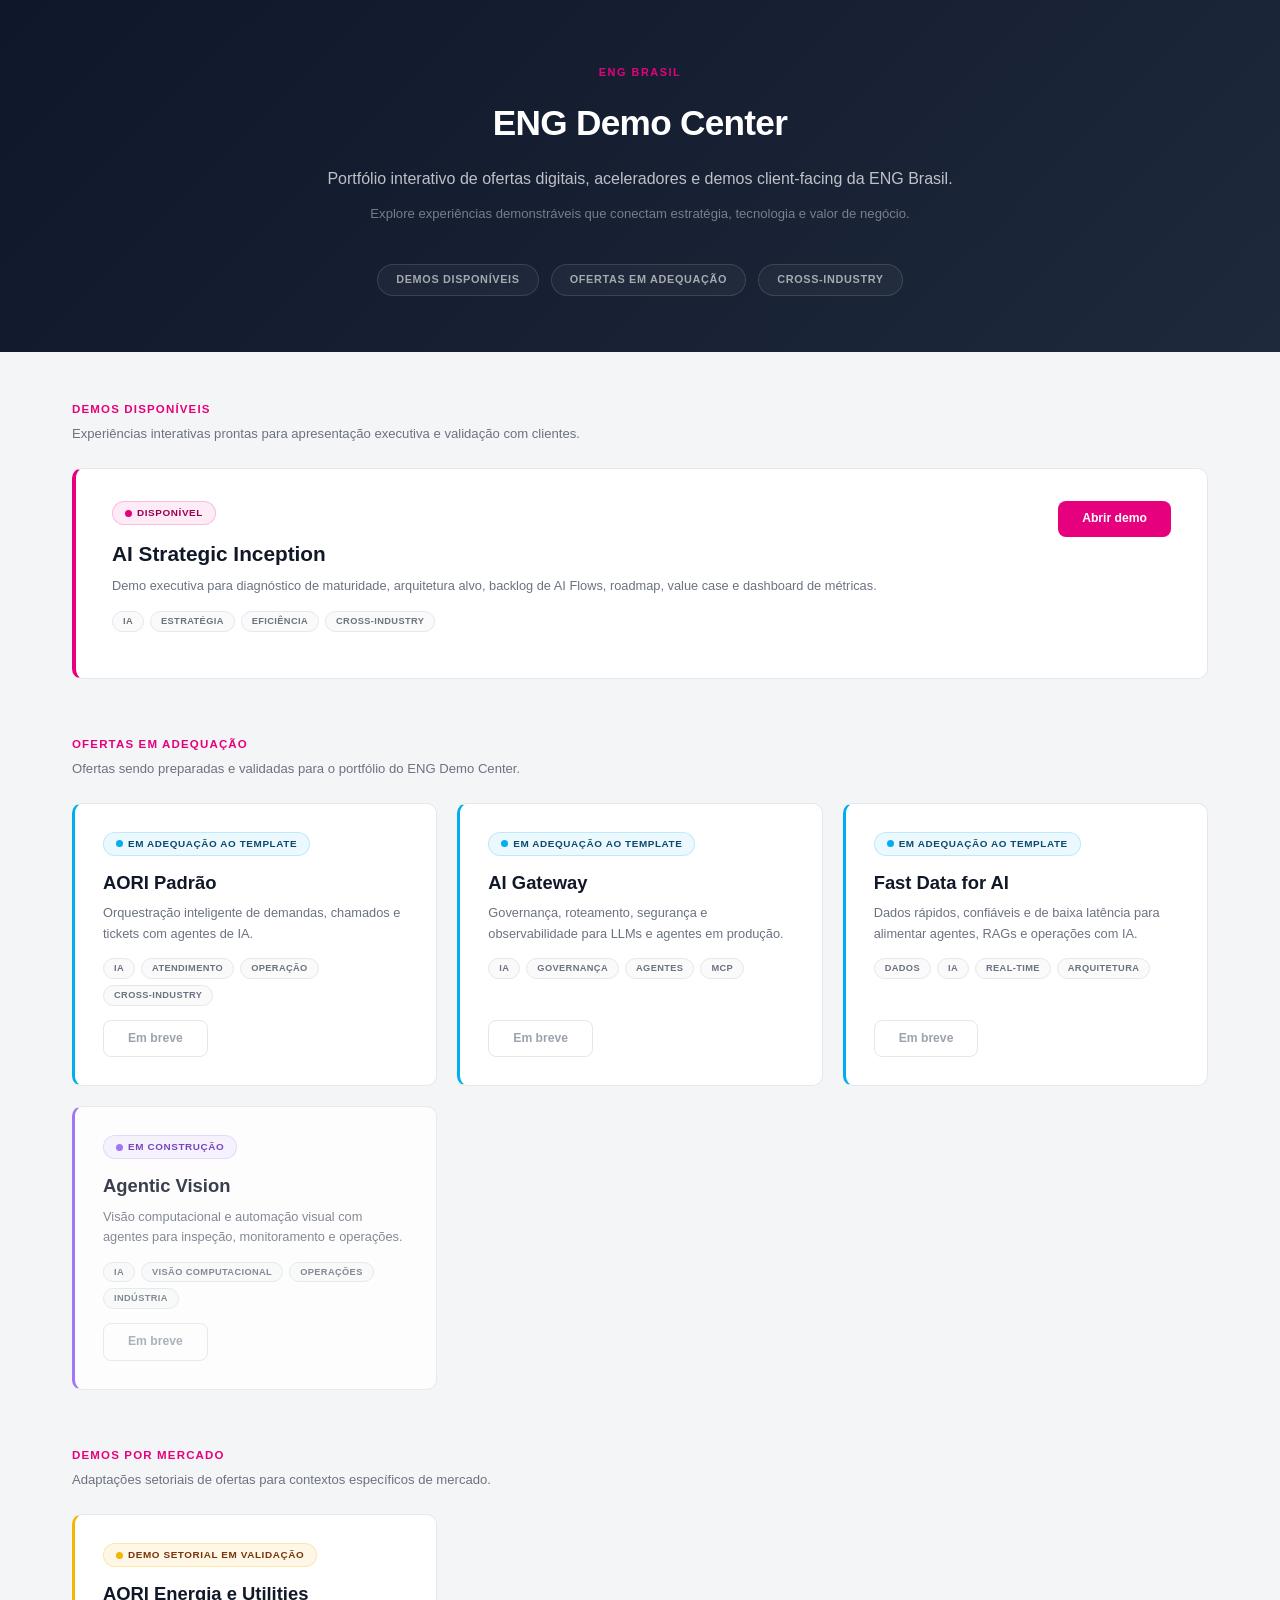
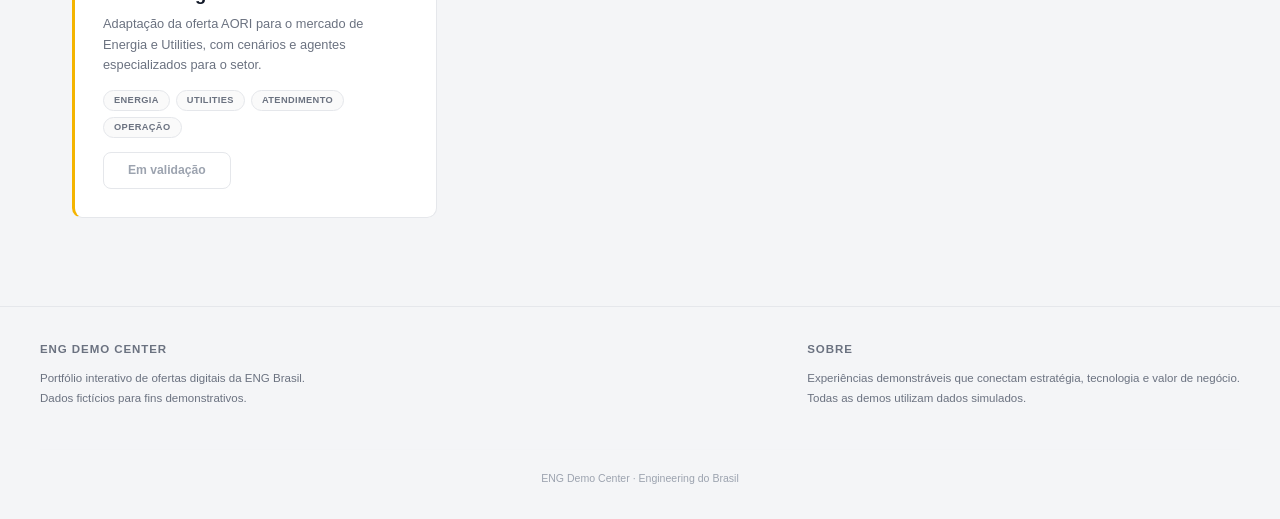
<file: index.html>
<!DOCTYPE html>
<html lang="pt-BR">
<head>
  <meta charset="UTF-8" />
  <meta name="viewport" content="width=device-width, initial-scale=1.0" />
  <title>ENG Demo Center</title>
  <meta name="description" content="Portfólio interativo de ofertas digitais, aceleradores e demos client-facing da ENG Brasil." />
  <style>
    *, *::before, *::after { box-sizing: border-box; margin: 0; padding: 0; }

    body {
      font-family: 'Segoe UI', Arial, Helvetica, sans-serif;
      background: #F4F5F7; color: #111827;
      line-height: 1.6; -webkit-font-smoothing: antialiased;
    }

    /* ── Hero ── */
    .hero {
      background: linear-gradient(135deg, #0F172A 0%, #1E293B 100%);
      color: #FFF; padding: 64px 32px 56px; text-align: center;
    }
    .hero__eyebrow {
      font-size: 0.68rem; font-weight: 600; text-transform: uppercase;
      letter-spacing: 0.14em; color: #E6007E; margin-bottom: 14px;
    }
    .hero h1 {
      font-size: 2.2rem; font-weight: 800; margin-bottom: 14px;
      letter-spacing: -0.02em;
    }
    .hero__subtitle {
      font-size: 1rem; color: rgba(255,255,255,0.72);
      max-width: 700px; margin: 0 auto 12px; font-weight: 400;
    }
    .hero__support {
      font-size: 0.82rem; color: rgba(255,255,255,0.42);
      max-width: 620px; margin: 0 auto 40px;
    }
    .hero__pills {
      display: flex; justify-content: center; gap: 12px; flex-wrap: wrap;
    }
    .hero__pill {
      font-size: 0.68rem; font-weight: 600; text-transform: uppercase;
      letter-spacing: 0.06em; padding: 6px 18px;
      border-radius: 999px; border: 1px solid rgba(255,255,255,0.12);
      color: rgba(255,255,255,0.6); background: rgba(255,255,255,0.04);
    }

    /* ── Container ── */
    .container { max-width: 1200px; margin: 0 auto; padding: 48px 32px 32px; }

    /* ── Sections ── */
    .section-block { margin-bottom: 56px; }
    .section-title {
      font-size: 0.72rem; font-weight: 700; text-transform: uppercase;
      letter-spacing: 0.1em; color: #E6007E; margin-bottom: 5px;
    }
    .section-lead {
      font-size: 0.82rem; color: #6B7280; margin-bottom: 24px;
    }

    /* ── Grids ── */
    .grid { display: grid; gap: 20px; }
    .grid--featured { grid-template-columns: 1fr; }
    .grid--2 { grid-template-columns: repeat(auto-fill, minmax(340px, 1fr)); }

    /* ── Card ── */
    .card {
      background: #FFF; border: 1px solid #E5E7EB;
      border-radius: 10px; padding: 28px;
      display: flex; flex-direction: column;
      transition: box-shadow 0.18s ease, border-color 0.18s ease;
    }
    .card:hover {
      border-color: #D1D5DB;
      box-shadow: 0 6px 20px rgba(0,0,0,0.05);
    }

    .card--featured {
      flex-direction: row; gap: 28px; align-items: flex-start;
      padding: 32px 36px;
      border-left: 4px solid #E6007E;
    }
    .card--featured:hover { border-color: #E6007E; box-shadow: 0 8px 28px rgba(230,0,126,0.08); }
    .card--featured .card__body { flex: 1; }
    .card--featured .card__side {
      flex-shrink: 0; display: flex; flex-direction: column;
      align-items: flex-end; gap: 12px; min-width: 150px;
    }

    .card--adapt { border-left: 3px solid #00AEEF; }
    .card--adapt:hover { border-color: #00AEEF; box-shadow: 0 6px 20px rgba(0,174,239,0.08); }

    .card--new { border-left: 3px solid #8B5CF6; opacity: 0.82; }
    .card--new:hover { border-color: #8B5CF6; box-shadow: 0 6px 20px rgba(139,92,246,0.08); }

    .card--sector { border-left: 3px solid #F4B400; }
    .card--sector:hover { border-color: #F4B400; box-shadow: 0 6px 20px rgba(244,180,0,0.1); }

    /* ── Card internals ── */
    .card__top {
      display: flex; align-items: center; gap: 10px;
      margin-bottom: 12px; flex-wrap: wrap;
    }

    .status {
      display: inline-flex; align-items: center; gap: 5px;
      font-size: 0.62rem; font-weight: 700; text-transform: uppercase;
      letter-spacing: 0.06em; padding: 3px 12px; border-radius: 999px;
    }
    .status__dot { width: 7px; height: 7px; border-radius: 50%; }
    .status--ready {
      background: rgba(230,0,126,0.08); color: #9B0054;
      border: 1px solid rgba(230,0,126,0.2);
    }
    .status--ready .status__dot { background: #E6007E; }
    .status--adapt {
      background: rgba(0,174,239,0.08); color: #0C4A6E;
      border: 1px solid rgba(0,174,239,0.2);
    }
    .status--adapt .status__dot { background: #00AEEF; }
    .status--new {
      background: rgba(139,92,246,0.08); color: #5B21B6;
      border: 1px solid rgba(139,92,246,0.2);
    }
    .status--new .status__dot { background: #8B5CF6; }
    .status--sector {
      background: rgba(244,180,0,0.10); color: #78350F;
      border: 1px solid rgba(244,180,0,0.25);
    }
    .status--sector .status__dot { background: #F4B400; }

    .card__name {
      font-size: 1.15rem; font-weight: 700; color: #111827;
      margin-bottom: 6px;
    }
    .card--featured .card__name { font-size: 1.3rem; }

    .card__desc {
      font-size: 0.8rem; color: #6B7280; margin-bottom: 14px;
      line-height: 1.6;
    }

    .tags { display: flex; flex-wrap: wrap; gap: 6px; margin-bottom: 14px; }
    .tag {
      font-size: 0.58rem; font-weight: 600; text-transform: uppercase;
      letter-spacing: 0.04em; padding: 2px 10px;
      border-radius: 999px; border: 1px solid #E5E7EB;
      color: #6B7280; background: #FAFAFA;
    }

    .card__actions { margin-top: auto; display: flex; gap: 10px; flex-wrap: wrap; }

    .btn {
      display: inline-block; font-size: 0.76rem; font-weight: 600;
      padding: 8px 24px; border-radius: 8px;
      text-decoration: none; text-align: center;
      transition: background 0.15s ease, color 0.15s ease, box-shadow 0.15s ease;
      border: none; cursor: pointer;
    }
    .btn--primary { background: #E6007E; color: #FFF; }
    .btn--primary:hover {
      background: #C70068;
      box-shadow: 0 4px 12px rgba(230,0,126,0.2);
    }
    .btn--ghost {
      background: transparent; color: #9CA3AF;
      border: 1px solid #E5E7EB;
      cursor: default; pointer-events: none;
    }

    /* ── Footer ── */
    .footer {
      border-top: 1px solid #E5E7EB;
      padding: 32px;
    }
    .footer__inner {
      max-width: 1200px; margin: 0 auto;
      display: flex; flex-wrap: wrap; gap: 32px;
      justify-content: space-between; align-items: flex-start;
    }
    .footer__col { min-width: 200px; }
    .footer__col-title {
      font-size: 0.62rem; font-weight: 700; text-transform: uppercase;
      letter-spacing: 0.08em; color: #9CA3AF; margin-bottom: 8px;
    }
    .footer__col p {
      font-size: 0.72rem; color: #6B7280; line-height: 1.8;
    }
    .footer__copy {
      width: 100%; text-align: center;
      font-size: 0.66rem; color: #9CA3AF;
      padding-top: 20px; border-top: 1px solid #F3F4F6;
      margin-top: 8px;
    }

    /* ── Responsive ── */
    @media (max-width: 860px) {
      .card--featured { flex-direction: column; }
      .card--featured .card__side {
        align-items: flex-start; min-width: unset;
        flex-direction: row; flex-wrap: wrap;
      }
    }
    @media (max-width: 768px) {
      .hero { padding: 44px 20px 40px; }
      .hero h1 { font-size: 1.6rem; }
      .container { padding: 28px 16px; }
      .grid--2 { grid-template-columns: 1fr; }
    }
    @media (max-width: 480px) {
      .footer__inner { flex-direction: column; gap: 20px; }
    }
  </style>
</head>
<body>

  <!-- ── Hero ── -->
  <header class="hero">
    <p class="hero__eyebrow">ENG Brasil</p>
    <h1>ENG Demo Center</h1>
    <p class="hero__subtitle">
      Portfólio interativo de ofertas digitais, aceleradores e demos client-facing da ENG Brasil.
    </p>
    <p class="hero__support">
      Explore experiências demonstráveis que conectam estratégia, tecnologia e valor de negócio.
    </p>
    <div class="hero__pills">
      <span class="hero__pill">Demos disponíveis</span>
      <span class="hero__pill">Ofertas em adequação</span>
      <span class="hero__pill">Cross-industry</span>
    </div>
  </header>

  <div class="container">

    <!-- ══ 1. Demos disponíveis ══ -->
    <div class="section-block">
      <p class="section-title">Demos disponíveis</p>
      <p class="section-lead">Experiências interativas prontas para apresentação executiva e validação com clientes.</p>

      <div class="grid grid--featured">
        <article class="card card--featured">
          <div class="card__body">
            <div class="card__top">
              <span class="status status--ready"><span class="status__dot"></span>Disponível</span>
            </div>
            <h2 class="card__name">AI Strategic Inception</h2>
            <p class="card__desc">
              Demo executiva para diagnóstico de maturidade, arquitetura alvo, backlog de AI Flows, roadmap, value case e dashboard de métricas.
            </p>
            <div class="tags">
              <span class="tag">IA</span>
              <span class="tag">Estratégia</span>
              <span class="tag">Eficiência</span>
              <span class="tag">Cross-industry</span>
            </div>
          </div>
          <div class="card__side">
            <a class="btn btn--primary" href="./ai_strategic_inception/">Abrir demo</a>
          </div>
        </article>
      </div>
    </div>

    <!-- ══ 2. Ofertas em adequação ══ -->
    <div class="section-block">
      <p class="section-title">Ofertas em adequação</p>
      <p class="section-lead">Ofertas sendo preparadas e validadas para o portfólio do ENG Demo Center.</p>

      <div class="grid grid--2">
        <article class="card card--adapt">
          <div class="card__top">
            <span class="status status--adapt"><span class="status__dot"></span>Em adequação ao template</span>
          </div>
          <h2 class="card__name">AORI Padrão</h2>
          <p class="card__desc">Orquestração inteligente de demandas, chamados e tickets com agentes de IA.</p>
          <div class="tags">
            <span class="tag">IA</span>
            <span class="tag">Atendimento</span>
            <span class="tag">Operação</span>
            <span class="tag">Cross-industry</span>
          </div>
          <div class="card__actions">
            <span class="btn btn--ghost">Em breve</span>
          </div>
        </article>

        <article class="card card--adapt">
          <div class="card__top">
            <span class="status status--adapt"><span class="status__dot"></span>Em adequação ao template</span>
          </div>
          <h2 class="card__name">AI Gateway</h2>
          <p class="card__desc">Governança, roteamento, segurança e observabilidade para LLMs e agentes em produção.</p>
          <div class="tags">
            <span class="tag">IA</span>
            <span class="tag">Governança</span>
            <span class="tag">Agentes</span>
            <span class="tag">MCP</span>
          </div>
          <div class="card__actions">
            <span class="btn btn--ghost">Em breve</span>
          </div>
        </article>

        <article class="card card--adapt">
          <div class="card__top">
            <span class="status status--adapt"><span class="status__dot"></span>Em adequação ao template</span>
          </div>
          <h2 class="card__name">Fast Data for AI</h2>
          <p class="card__desc">Dados rápidos, confiáveis e de baixa latência para alimentar agentes, RAGs e operações com IA.</p>
          <div class="tags">
            <span class="tag">Dados</span>
            <span class="tag">IA</span>
            <span class="tag">Real-time</span>
            <span class="tag">Arquitetura</span>
          </div>
          <div class="card__actions">
            <span class="btn btn--ghost">Em breve</span>
          </div>
        </article>

        <article class="card card--new">
          <div class="card__top">
            <span class="status status--new"><span class="status__dot"></span>Em construção</span>
          </div>
          <h2 class="card__name">Agentic Vision</h2>
          <p class="card__desc">Visão computacional e automação visual com agentes para inspeção, monitoramento e operações.</p>
          <div class="tags">
            <span class="tag">IA</span>
            <span class="tag">Visão Computacional</span>
            <span class="tag">Operações</span>
            <span class="tag">Indústria</span>
          </div>
          <div class="card__actions">
            <span class="btn btn--ghost">Em breve</span>
          </div>
        </article>
      </div>
    </div>

    <!-- ══ 3. Demos por mercado ══ -->
    <div class="section-block">
      <p class="section-title">Demos por mercado</p>
      <p class="section-lead">Adaptações setoriais de ofertas para contextos específicos de mercado.</p>

      <div class="grid grid--2">
        <article class="card card--sector">
          <div class="card__top">
            <span class="status status--sector"><span class="status__dot"></span>Demo setorial em validação</span>
          </div>
          <h2 class="card__name">AORI Energia e Utilities</h2>
          <p class="card__desc">Adaptação da oferta AORI para o mercado de Energia e Utilities, com cenários e agentes especializados para o setor.</p>
          <div class="tags">
            <span class="tag">Energia</span>
            <span class="tag">Utilities</span>
            <span class="tag">Atendimento</span>
            <span class="tag">Operação</span>
          </div>
          <div class="card__actions">
            <span class="btn btn--ghost">Em validação</span>
          </div>
        </article>
      </div>
    </div>

  </div>

  <!-- ── Footer ── -->
  <footer class="footer">
    <div class="footer__inner">
      <div class="footer__col">
        <p class="footer__col-title">ENG Demo Center</p>
        <p>Portfólio interativo de ofertas digitais da ENG Brasil.</p>
        <p>Dados fictícios para fins demonstrativos.</p>
      </div>
      <div class="footer__col">
        <p class="footer__col-title">Sobre</p>
        <p>Experiências demonstráveis que conectam estratégia, tecnologia e valor de negócio.</p>
        <p>Todas as demos utilizam dados simulados.</p>
      </div>
      <p class="footer__copy">ENG Demo Center · Engineering do Brasil</p>
    </div>
  </footer>

</body>
</html>
</file>
